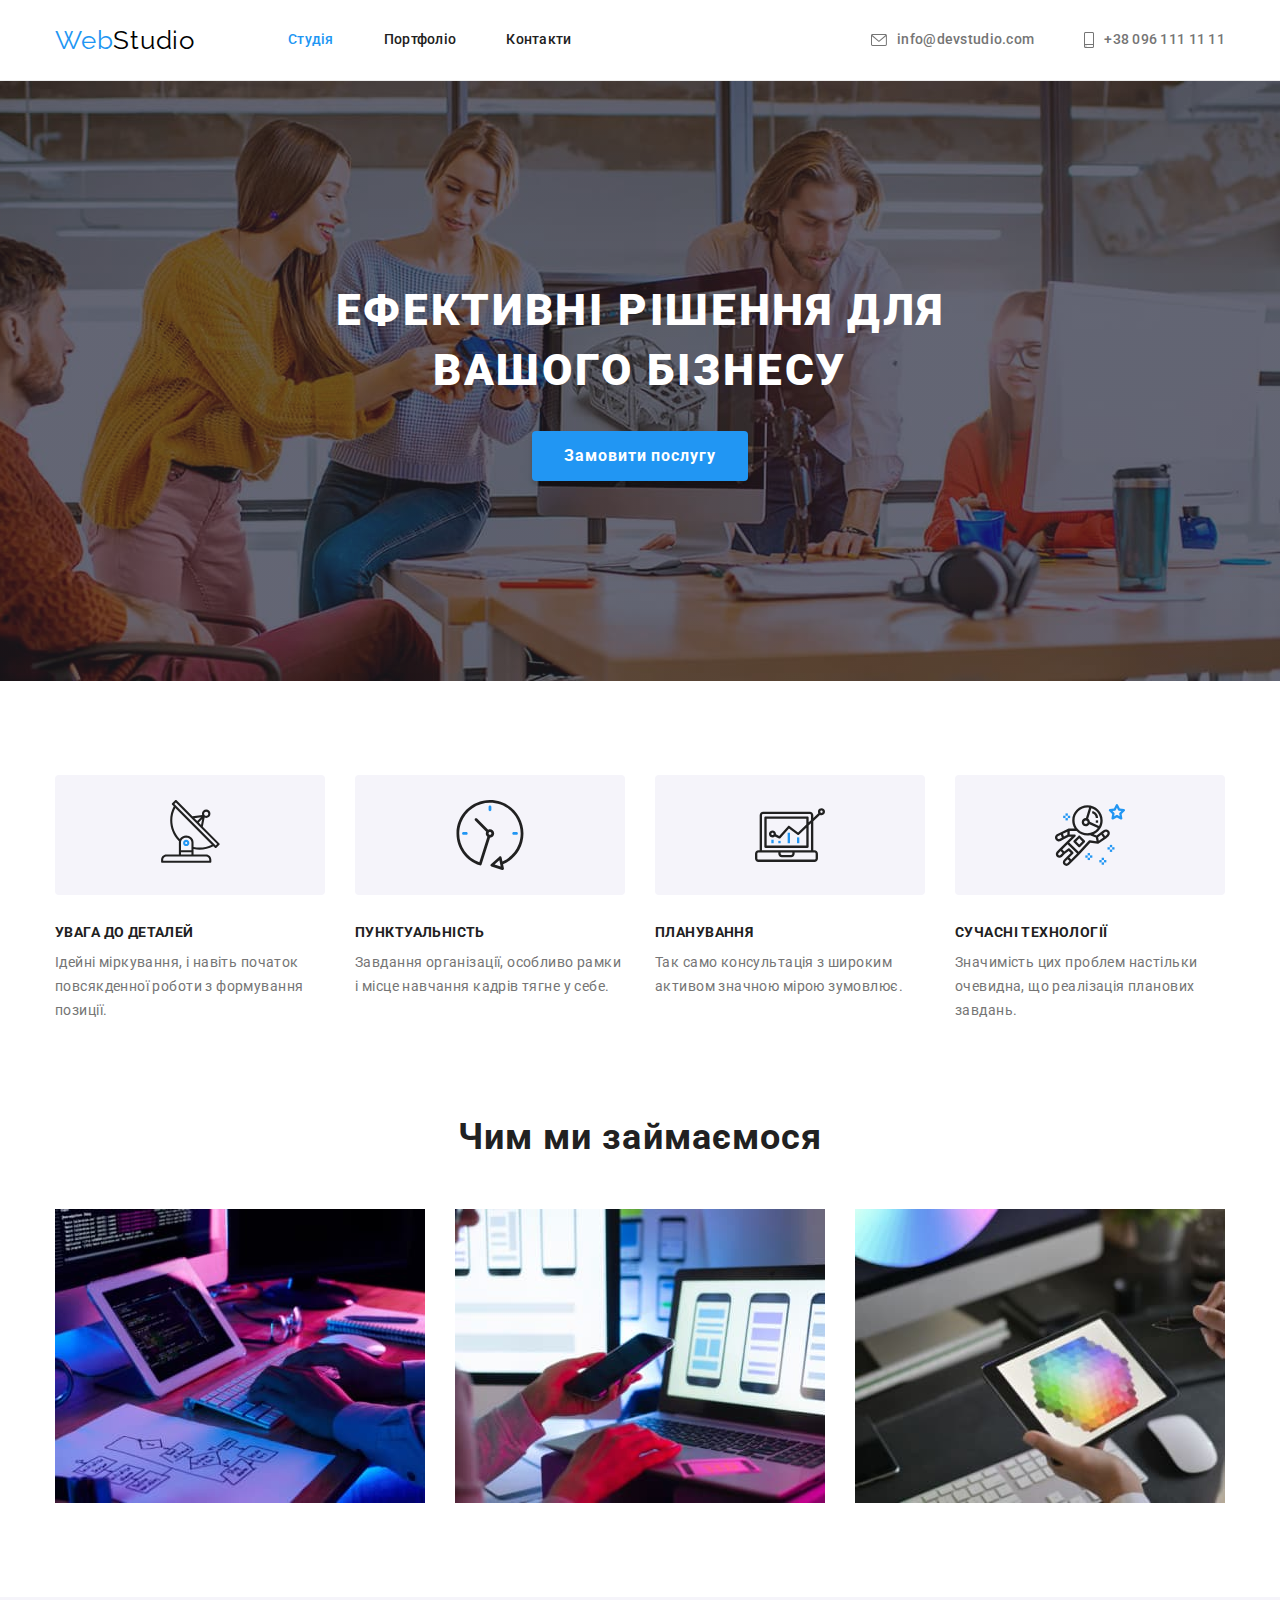
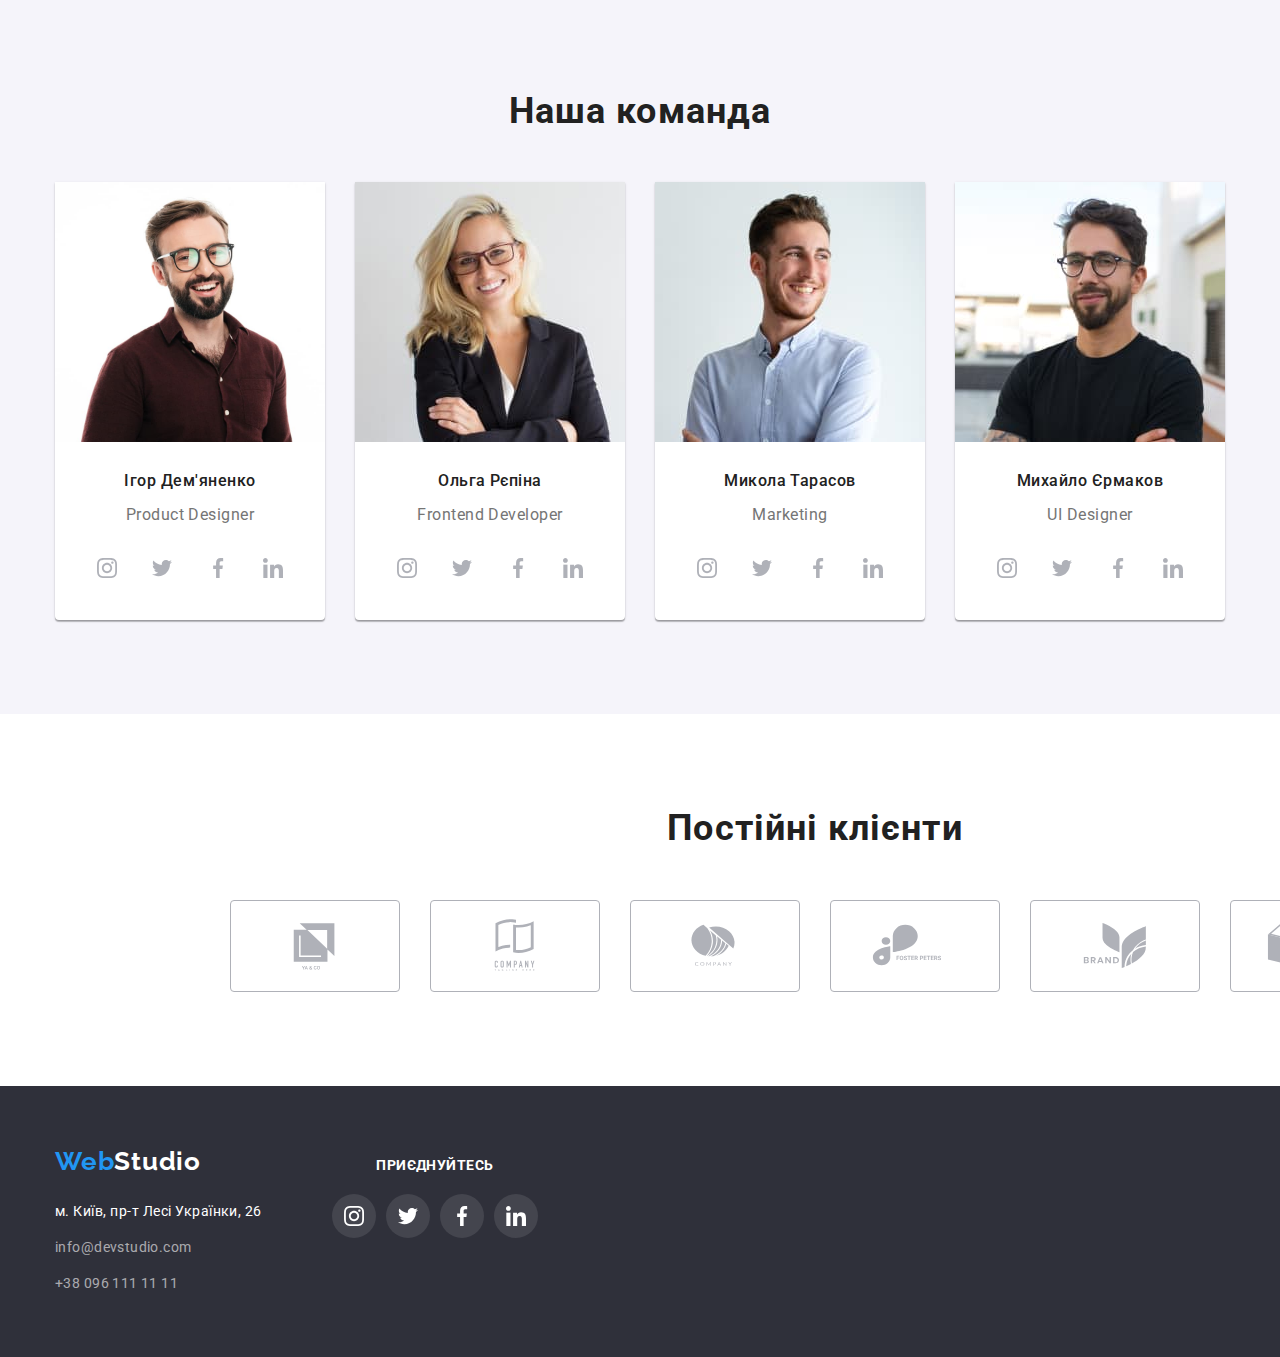
<file: index.html>
<!DOCTYPE html>
<html lang="uk">
  <head>
    <meta charset="UTF-8" />
    <meta http-equiv="X-UA-Compatible" content="IE=edge" />
    <meta name="viewport" content="width=device-width, initial-scale=1.0" />
    <title>Веб Студія</title>
    <link rel="preconnect" href="https://fonts.googleapis.com" />
    <link rel="preconnect" href="https://fonts.gstatic.com" />
    <link
      href="https://fonts.googleapis.com/css2?family=Raleway:wght@700&family=Roboto:wght@400;500;700;900&display=swap"
      rel="stylesheet"
    />
    <link
      rel="stylesheet"
      href="https://cdnjs.cloudflare.com/ajax/libs/modern-normalize/1.0.0/modern-normalize.min.css"
    />
    <link rel="stylesheet" href="./css/style.css" />
  </head>
  <body>
    <!--Шапка сайта-->

    <header class="page-header">
      <div class="container page-header-container">
        <nav class="page-navigation">
          <a href="./index.html" class="logo-main"> <span class="logoaccent">Web</span>Studio </a>

          <ul class="site-nav">
            <li class="site-item">
              <a href="" class="link current">Студія</a>
            </li>
            <li class="site-item">
              <a href="./portfolio.html" class="link">Портфоліо</a>
            </li>
            <li class="site-item">
              <a href="" class="link">Контакти</a>
            </li>
          </ul>
        </nav>

        <ul class="auth-nav list">
          <li class="auth-nav list header">
            <a href="mailto:info@devstudio.com" class="contacts-link link contact-email"
              ><svg class="header-envelope" width="16" height="12">
                <use href="./images/icons.svg/sprite.svg#envelope"></use>
              </svg>
              info@devstudio.com</a
            >
          </li>

          <li class="auth-nav list header">
            <a href="tel:+380961111111" class="contacts-link link">
              <svg class="header-envelope" width="10" height="16">
                <use href="./images/icons.svg/sprite.svg#smartphone"></use>
              </svg>
              +38 096 111 11 11</a
            >
          </li>
        </ul>
      </div>
    </header>

    <main>
      <section class="main-hero">
        <div class="container hero-container">
          <h1 class="hero">Ефективні рішення для вашого бізнесу</h1>
          <button type="button" class="button primary" data-modal-open>Замовити послугу</button>
        </div>
      </section>

      <section class="features section">
        <div class="container container-features">
          <h2 class="hidden">Наші переваги</h2>
          <ul class="features-listwrapper">
            <li class="list-features icon-delivery">
              <div class="features-icon">
                <svg class="icon-features-icon">
                  <use href="./images/icons.svg/sprite.svg#antenna"></use>
                </svg>
              </div>
              <h3 class="features-title">УВАГА ДО ДЕТАЛЕЙ</h3>
              <p class="features-text">
                Ідейні міркування, і навіть початок повсякденної роботи з формування позиції.
              </p>
            </li>
            <li class="list-features">
              <div class="features-icon">
                <svg class="icon-features-icon">
                  <use href="./images/icons.svg/sprite.svg#clock"></use>
                </svg>
              </div>
              <h3 class="features-title">ПУНКТУАЛЬНІСТЬ</h3>
              <p class="features-text">
                Завдання організації, особливо рамки і місце навчання кадрів тягне у себе.
              </p>
            </li>
            <li class="list-features">
              <div class="features-icon">
                <svg class="icon-features-icon">
                  <use href="./images/icons.svg/sprite.svg#diagram"></use>
                </svg>
              </div>
              <h3 class="features-title">ПЛАНУВАННЯ</h3>
              <p class="features-text">
                Так само консультація з широким активом значною мірою зумовлює.
              </p>
            </li>
            <li class="list-features">
              <div class="features-icon">
                <svg class="icon-features-icon">
                  <use href="./images/icons.svg/sprite.svg#astronaut"></use>
                </svg>
              </div>
              <h3 class="features-title">СУЧАСНІ ТЕХНОЛОГІЇ</h3>
              <p class="features-text">
                Значимість цих проблем настільки очевидна, що реалізація планових завдань.
              </p>
            </li>
          </ul>
        </div>
      </section>

      <!--Чим ми займаємося-->

      <section class="sphere section">
        <div class="container">
          <h2 class="sphere-title">Чим ми займаємося</h2>
          <ul class="sphere-pictures">
            <li>
              <img src="./images/project.jpg" alt="проджект" width="370" height="294" />
            </li>
            <li>
              <img src="./images/app.jpg" alt="застосунок" width="370" height="294" />
            </li>
            <li>
              <img src="./images/picture.jpg" alt="картинка" width="370" height="294" />
            </li>
          </ul>
        </div>
      </section>

      <!-- Команда-->
      <section class="team section">
        <div class="container">
          <h2 class="team-title">Наша команда</h2>
          <ul class="team-cards">
            <li class="team-card">
              <img
                src="images/ihorDemiyanenko.jpg"
                alt="Дизайнер продукта"
                width="270"
                height="260"
              />
              <div class="our-employees">
                <h3 class="team-list">Ігор Дем'яненко</h3>
                <p class="team-text" lang="en">Product Designer</p>
                <ul class="icon-team">
                  <li class="social-item">
                    <a class="social-link" href="">
                      <svg class="social-icon" width="20" height="20">
                        <use href="./images/icons.svg/sprite.svg#instagram"></use>
                      </svg>
                    </a>
                  </li>
                  <li class="social-item">
                    <a class="social-link" href="">
                      <svg class="social-icon" width="20" height="20">
                        <use href="./images/icons.svg/sprite.svg#twitter"></use>
                      </svg>
                    </a>
                  </li>
                  <li class="social-item">
                    <a class="social-link" href="">
                      <svg class="social-icon" width="20" height="20">
                        <use class="hallo" href="./images/icons.svg/sprite.svg#facebook"></use>
                      </svg>
                    </a>
                  </li>
                  <li class="social-item">
                    <a class="social-link" href="">
                      <svg class="social-icon" width="20" height="20">
                        <use href="./images/icons.svg/sprite.svg#linkedin"></use>
                      </svg>
                    </a>
                  </li>
                </ul>
              </div>
            </li>
            <li class="team-card">
              <img src="images/olgaRepina.jpg" alt="Фронтенд-розробник" width="270" height="260" />
              <div class="our-employees">
                <h3 class="team-list">Ольга Рєпіна</h3>
                <p class="team-text" lang="en">Frontend Developer</p>
                <ul class="icon-team">
                  <li class="social-item">
                    <a class="social-link" href="">
                      <svg class="social-icon" width="20" height="20">
                        <use href="./images/icons.svg/sprite.svg#instagram"></use>
                      </svg>
                    </a>
                  </li>
                  <li class="social-item">
                    <a class="social-link" href="">
                      <svg class="social-icon" width="20" height="20">
                        <use href="./images/icons.svg/sprite.svg#twitter"></use>
                      </svg>
                    </a>
                  </li>
                  <li class="social-item">
                    <a class="social-link" href="">
                      <svg class="social-icon" width="20" height="20">
                        <use href="./images/icons.svg/sprite.svg#facebook"></use>
                      </svg>
                    </a>
                  </li>
                  <li class="social-item">
                    <a class="social-link" href="">
                      <svg class="social-icon" width="20" height="20">
                        <use href="./images/icons.svg/sprite.svg#linkedin"></use>
                      </svg>
                    </a>
                  </li>
                </ul>
              </div>
            </li>
            <li class="team-card">
              <img src="images/nickoleTarasov.jpg" alt="Маркетинг" width="270" height="260" />
              <div class="our-employees">
                <h3 class="team-list">Микола Тарасов</h3>
                <p class="team-text" lang="en">Marketing</p>
                <ul class="icon-team">
                  <li class="social-item">
                    <a class="social-link" href="">
                      <svg class="social-icon" width="20" height="20">
                        <use href="./images/icons.svg/sprite.svg#instagram"></use>
                      </svg>
                    </a>
                  </li>
                  <li class="social-item">
                    <a class="social-link" href="">
                      <svg class="social-icon" width="20" height="20">
                        <use href="./images/icons.svg/sprite.svg#twitter"></use>
                      </svg>
                    </a>
                  </li>
                  <li class="social-item">
                    <a class="social-link" href="">
                      <svg class="social-icon" width="20" height="20">
                        <use href="./images/icons.svg/sprite.svg#facebook"></use>
                      </svg>
                    </a>
                  </li>
                  <li class="social-item">
                    <a class="social-link" href="">
                      <svg class="social-icon" width="20" height="20">
                        <use href="./images/icons.svg/sprite.svg#linkedin"></use>
                      </svg>
                    </a>
                  </li>
                </ul>
              </div>
            </li>
            <li class="team-card">
              <img src="images/michailoYermakov.jpg" alt="Дизайнер ІК" width="270" height="260" />
              <div class="our-employees">
                <h3 class="team-list">Михайло Єрмаков</h3>
                <p class="team-text" lang="en">UI Designer</p>
                <ul class="icon-team">
                  <li class="social-item">
                    <a class="social-link" href="">
                      <svg class="social-icon" width="20" height="20">
                        <use href="./images/icons.svg/sprite.svg#instagram"></use>
                      </svg>
                    </a>
                  </li>
                  <li class="social-item">
                    <a class="social-link" href="">
                      <svg class="social-icon" width="20" height="20">
                        <use href="./images/icons.svg/sprite.svg#twitter"></use>
                      </svg>
                    </a>
                  </li>
                  <li class="social-item">
                    <a class="social-link" href="">
                      <svg class="social-icon" width="20" height="20">
                        <use href="./images/icons.svg/sprite.svg#facebook"></use>
                      </svg>
                    </a>
                  </li>
                  <li class="social-item">
                    <a class="social-link" href="">
                      <svg class="social-icon" width="20" height="20">
                        <use href="./images/icons.svg/sprite.svg#linkedin"></use>
                      </svg>
                    </a>
                  </li>
                </ul>
              </div>
            </li>
          </ul>
        </div>
      </section>

      <!--CLIENTS-->

      <section class="clients">
        <div class="container">
          <h2 class="clients-title">Постійні клієнти</h2>
          <ul class="clients-list">
            <li class="clients-expample">
              <a class="clients-link" href="">
                <svg class="clients-svg">
                  <use class="clients-icon" href="./images/icons.svg/sprite.svg#ya"></use>
                </svg>
              </a>
            </li>
            <li class="clients-expample">
              <a class="clients-link" href="">
                <svg class="clients-svg">
                  <use class="clients-icon" href="./images/icons.svg/sprite.svg#tag"></use>
                </svg>
              </a>
            </li>
            <li class="clients-expample">
              <a class="clients-link" href="">
                <svg class="clients-svg">
                  <use class="clients-icon" href="./images/icons.svg/sprite.svg#company"></use>
                </svg>
              </a>
            </li>
            <li class="clients-expample">
              <a class="clients-link" href="">
                <svg class="clients-svg">
                  <use class="clients-icon" href="./images/icons.svg/sprite.svg#foster"></use>
                </svg>
              </a>
            </li>
            <li class="clients-expample">
              <a class="clients-link" href="">
                <svg class="clients-svg">
                  <use class="clients-icon" href="./images/icons.svg/sprite.svg#brand"></use>
                </svg>
              </a>
            </li>
            <li class="clients-expample">
              <a class="clients-link" href="">
                <svg class="clients-svg">
                  <use class="clients-icon" href="./images/icons.svg/sprite.svg#line"></use>
                </svg>
              </a>
            </li>
          </ul>
        </div>
      </section>
    </main>

    <!-- Footer -->

    <footer class="footer">
      <div class="container footer-container">
        <div class="footer-addres-list">
          <a href="./index.html" class="logo-footer"> <span class="logoaccent">Web</span>Studio </a>
          <address class="address">
            <ul>
              <li class="address-list">
                <a
                  class="contacts-address address-footer-link"
                  href="https://www.google.com/maps/place/Lesi+Ukrainky+Blvd,+26,+Kyiv,+Ukraine,+02000/@50.4265841,30.5361971,17z/data=!3m1!4b1!4m5!3m4!1s0x40d4cf0e033ecbe9:0x57a4dffefec77da0!8m2!3d50.4265807!4d30.5383858"
                  target="_blank"
                  >м. Київ, пр-т Лесі Українки, 26</a
                >
              </li>

              <li class="address-list">
                <a href="mailto:info@devstudio.com" class="contacts address-footer-link"
                  >info@devstudio.com</a
                >
              </li>
              <li class="address-list">
                <a href="tel:+38096111111" class="contacts address-footer-link"
                  >+38 096 111 11 11</a
                >
              </li>
            </ul>
          </address>
        </div>
        <div>
          <p class="footer-icon-title">ПРИЄДНУЙТЕСЬ</p>
          <ul class="footer-social-list">
            <li class="footer-social-icon">
              <a class="footer-link-icon" href="">
                <svg class="footer-icon" width="20" height="20">
                  <use class="" href="./images/icons.svg/sprite.svg#instagram"></use>
                </svg>
              </a>
            </li>
            <li class="footer-social-icon">
              <a class="footer-link-icon" href="">
                <svg class="footer-icon" width="20" height="20">
                  <use class="" href="./images/icons.svg/sprite.svg#twitter"></use>
                </svg>
              </a>
            </li>
            <li class="footer-social-icon">
              <a class="footer-link-icon" href="">
                <svg class="footer-icon" width="20" height="20">
                  <use class="" href="./images/icons.svg/sprite.svg#facebook"></use>
                </svg>
              </a>
            </li>
            <li class="footer-social-icon">
              <a class="footer-link-icon" href="">
                <svg class="footer-icon" width="20" height="20">
                  <use class="" href="./images/icons.svg/sprite.svg#linkedin"></use>
                </svg>
              </a>
            </li>
          </ul>
        </div>
      </div>
    </footer>
    <div class="backdrop is-hidden" data-modal>
      <div class="modal">
        <button class="button-close" data-modal-close>
          <svg class="button-close-icon">
            <use class="cross" href="./images/icons.svg/sprite.svg#button"></use>
          </svg>
        </button>
      </div>
    </div>
    <script src="./modal.js"></script>
  </body>
</html>
</file>
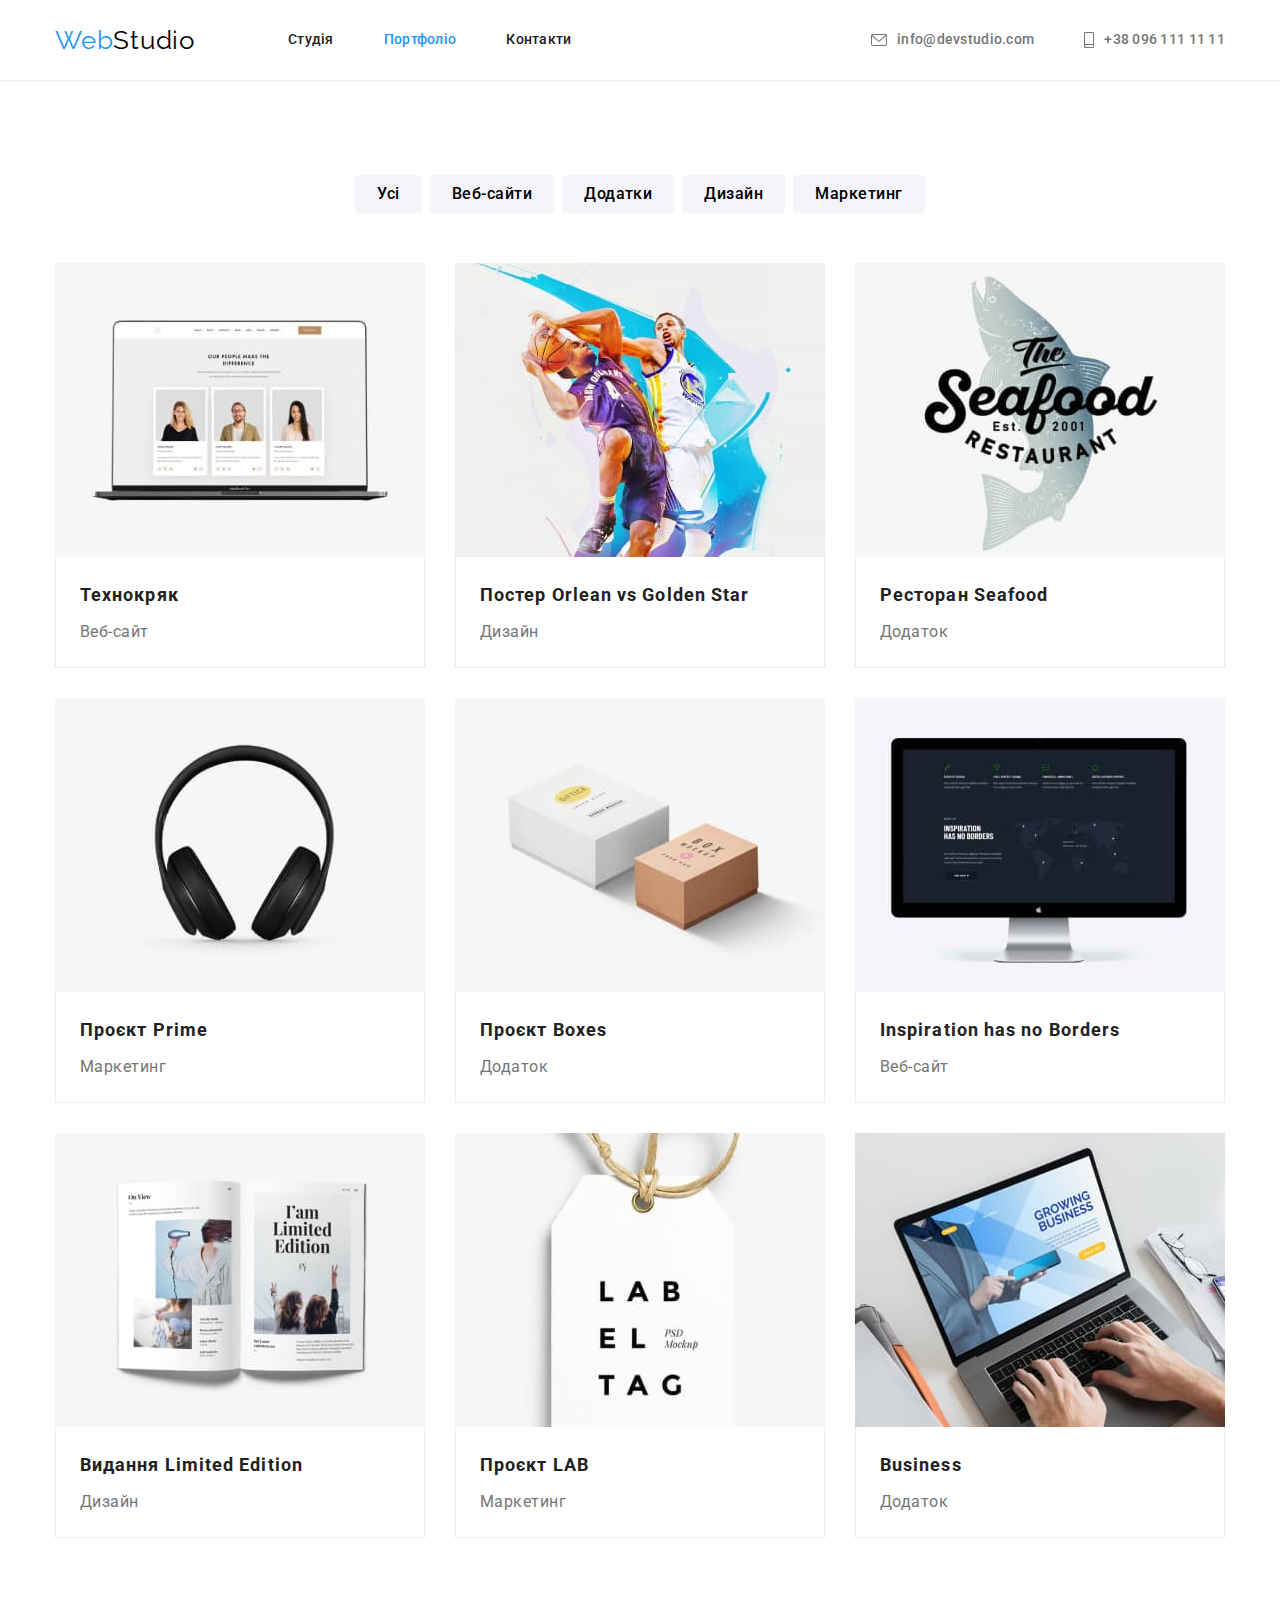
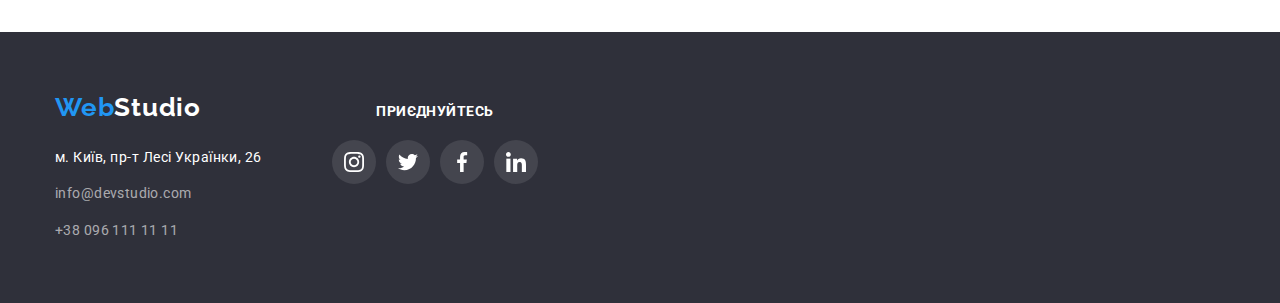
<file: portfolio.html>
<!DOCTYPE html>
<html lang="uk">
  <head>
    <meta charset="UTF-8" />
    <meta http-equiv="X-UA-Compatible" content="IE=edge" />
    <meta name="viewport" content="width=device-width, initial-scale=1.0" />
    <title>Портфоліо</title>
    <link rel="preconnect" href="https://fonts.googleapis.com" />
    <link rel="preconnect" href="https://fonts.gstatic.com" />
    <link
      href="https://fonts.googleapis.com/css2?family=Raleway:wght@700&family=Roboto:wght@400;500;700;900&display=swap"
      rel="stylesheet"
    />
    <link
      rel="stylesheet"
      href="https://cdnjs.cloudflare.com/ajax/libs/modern-normalize/1.0.0/modern-normalize.min.css"
    />
    <link rel="stylesheet" href="./css/style.css" />
  </head>

  <body class="page">
    <!--Шапка сайта-->

    <header class="page-header">
      <div class="container page-header-container">
        <nav class="page-navigation">
          <a href="./index.html" class="logo-main"> <span class="logoaccent">Web</span>Studio </a>

          <ul class="site-nav">
            <li class="site-item">
              <a href="./index.html" class="link">Студія</a>
            </li>
            <li class="site-item">
              <a href="./portfolio.html" class="link current">Портфоліо</a>
            </li>
            <li class="site-item">
              <a href="" class="link">Контакти</a>
            </li>
          </ul>
        </nav>

        <ul class="auth-nav list">
          <li class="auth-nav list header">
            <a href="mailto:info@devstudio.com" class="contacts-link link contact-email"
              ><svg class="header-envelope" width="16" height="12">
                <use href="./images/icons.svg/sprite.svg#envelope"></use>
              </svg>
              info@devstudio.com</a
            >
          </li>

          <li class="auth-nav list header">
            <a href="tel:+380961111111" class="contacts-link link">
              <svg class="header-envelope" width="10" height="16">
                <use href="./images/icons.svg/sprite.svg#smartphone"></use>
              </svg>
              +38 096 111 11 11</a
            >
          </li>
        </ul>
      </div>
    </header>

    <!--Portfolio-->

    <main class="portfolio-main">
      <section class="portfolio-main-section section">
        <div class="container">
          <h1 class="hidden">Portfolio</h1>
          <ul class="portfolio-filter">
            <li class="portfolio-filter-button">
              <button type="button" class="button-primary">Усі</button>
            </li>
            <li class="portfolio-filter-button">
              <button type="button" class="button-primary">Веб-сайти</button>
            </li>
            <li class="portfolio-filter-button">
              <button type="button" class="button-primary">Додатки</button>
            </li>
            <li class="portfolio-filter-button">
              <button type="button" class="button-primary">Дизайн</button>
            </li>
            <li class="portfolio-filter-button">
              <button type="button" class="button-primary">Маркетинг</button>
            </li>
          </ul>
          <ul class="work">
            <li class="work-portfolio">
              <a class="work-link" href="#">
                <img
                  class="work-list-pictures"
                  src="./images/techno.jpg"
                  alt="Технокряк"
                  width="370"
                  height="294"
                />
                <div class="work-list-portfolio">
                  <h2 class="work-list">Технокряк</h2>
                  <p class="work-text">Веб-сайт</p>
                </div>
              </a>
            </li>

            <li class="work-portfolio">
              <a class="work-link" href="">
                <img
                  class="work-list-pictures"
                  src="./images/newOrlean.jpg"
                  alt="Постер Новий Орлеан проти Голден Стар"
                  width="370"
                  height="294"
                />
                <div class="work-list-portfolio">
                  <h2 class="work-list">Постер <span lang="en">Orlean vs Golden Star</span></h2>
                  <p class="work-text">Дизайн</p>
                </div>
              </a>
            </li>

            <li class="work-portfolio">
              <a class="work-link" href="">
                <img
                  class="work-list-pictures"
                  src="./images/seafood.jpg"
                  alt="Ресторан Морепродукти"
                  width="370"
                  height="294"
                />
                <div class="work-list-portfolio">
                  <h2 class="work-list">Ресторан <span lang="en">Seafood</span></h2>
                  <p class="work-text">Додаток</p>
                </div>
              </a>
            </li>

            <li class="work-portfolio">
              <a class="work-link" href="">
                <img
                  class="work-list-pictures"
                  src="./images/prime.jpg"
                  alt="Проєкт Прем'єр"
                  width="370"
                  height="294"
                />
                <div class="work-list-portfolio">
                  <h2 class="work-list">Проєкт <span lang="en">Prime</span></h2>
                  <p class="work-text">Маркетинг</p>
                </div>
              </a>
            </li>
            <li class="work-portfolio">
              <a class="work-link" href="">
                <img
                  class="work-list-pictures"
                  src="./images/boxes.jpg"
                  alt="Проєкт Коробки"
                  width="370"
                  height="294"
                />
                <div class="work-list-portfolio">
                  <h2 class="work-list">Проєкт <span lang="en">Boxes</span></h2>
                  <p class="work-text">Додаток</p>
                </div>
              </a>
            </li>

            <li class="work-portfolio">
              <a class="work-link" href="">
                <img
                  class="work-list-pictures"
                  src="./images/inspiration.jpg"
                  alt="Натхнення не має кордонів"
                  width="370"
                  height="294"
                />
                <div class="work-list-portfolio">
                  <h2 class="work-list">
                    <span lang="en">Inspiration has no Borders</span>
                  </h2>
                  <p class="work-text">Веб-сайт</p>
                </div>
              </a>
            </li>

            <li class="work-portfolio">
              <a class="work-link" href="">
                <img
                  class="work-list-pictures"
                  src="./images/limited.jpg"
                  alt="Видання Обмежене видання"
                  width="370"
                  height="294"
                />
                <div class="work-list-portfolio">
                  <h2 class="work-list">Видання <span lang="en">Limited Edition</span></h2>
                  <p class="work-text">Дизайн</p>
                </div>
              </a>
            </li>

            <li class="work-portfolio">
              <a class="work-link" href="">
                <img
                  class="work-list-pictures"
                  src="./images/lab.jpg"
                  alt="Проєкт ЛАБ"
                  width="370"
                  height="294"
                />
                <div class="work-list-portfolio">
                  <h2 class="work-list">Проєкт <span lang="en">LAB</span></h2>
                  <p class="work-text">Маркетинг</p>
                </div>
              </a>
            </li>

            <li class="work-portfolio">
              <a class="work-link" href="">
                <img
                  class="work-list-pictures"
                  src="./images/growing.jpg"
                  alt="Зростаючий бізнес"
                  width="370"
                  height="294"
                />
                <div class="work-list-portfolio">
                  <h2 class="work-list"><span lang="en">Business</span></h2>
                  <p class="work-text">Додаток</p>
                </div>
              </a>
            </li>
          </ul>
        </div>
      </section>
    </main>

    <!--Footer-->

    <footer class="footer">
      <div class="container footer-container">
        <div class="footer-addres-list">
          <a href="./index.html" class="logo-footer"> <span class="logoaccent">Web</span>Studio </a>
          <address class="address">
            <ul>
              <li class="address-list">
                <a
                  class="contacts-address address-footer-link"
                  href="https://www.google.com/maps/place/Lesi+Ukrainky+Blvd,+26,+Kyiv,+Ukraine,+02000/@50.4265841,30.5361971,17z/data=!3m1!4b1!4m5!3m4!1s0x40d4cf0e033ecbe9:0x57a4dffefec77da0!8m2!3d50.4265807!4d30.5383858"
                  target="_blank"
                  >м. Київ, пр-т Лесі Українки, 26</a
                >
              </li>

              <li class="address-list">
                <a href="mailto:info@devstudio.com" class="contacts address-footer-link"
                  >info@devstudio.com</a
                >
              </li>
              <li class="address-list">
                <a href="tel:+38096111111" class="contacts address-footer-link"
                  >+38 096 111 11 11</a
                >
              </li>
            </ul>
          </address>
        </div>
        <div>
          <p class="footer-icon-title">ПРИЄДНУЙТЕСЬ</p>
          <ul class="footer-social-list">
            <li class="footer-social-icon">
              <a class="footer-link-icon" href="">
                <svg class="footer-icon" width="20" height="20">
                  <use class="" href="./images/icons.svg/sprite.svg#instagram"></use>
                </svg>
              </a>
            </li>
            <li class="footer-social-icon">
              <a class="footer-link-icon" href="">
                <svg class="footer-icon" width="20" height="20">
                  <use class="" href="./images/icons.svg/sprite.svg#twitter"></use>
                </svg>
              </a>
            </li>
            <li class="footer-social-icon">
              <a class="footer-link-icon" href="">
                <svg class="footer-icon" width="20" height="20">
                  <use class="" href="./images/icons.svg/sprite.svg#facebook"></use>
                </svg>
              </a>
            </li>
            <li class="footer-social-icon">
              <a class="footer-link-icon" href="">
                <svg class="footer-icon" width="20" height="20">
                  <use class="" href="./images/icons.svg/sprite.svg#linkedin"></use>
                </svg>
              </a>
            </li>
          </ul>
        </div>
      </div>
    </footer>
  </body>
</html>
</file>
<file: css/style.css>
:root {
  --primary-tex-color: #757575;
  --title-tex-color: #212121;
  --accent-color: #2196f3;
  --white-color: #ffffff;
}

h1,
h2,
h3,
p {
  margin-top: 0;
  margin-bottom: 0;
}

ul,
ol {
  list-style: none;
  margin-top: 0px;
  margin-bottom: 0;
  padding-left: 0;
}

img {
  display: block;
}

body {
  background-color: #ffffff;
  color: var(--primary-tex-color);
  font-family: 'Roboto', sans-serif;
  letter-spacing: 0.03em;
  line-height: 1.71;
  /* margin: 0 200px; */
}

/* components  */

.section {
  padding-top: 94px;
  padding-bottom: 94px;
}

.container {
  width: 1200px;
  margin: 0 auto;
  padding-left: 15px;
  padding-right: 15px;
}

/* header */

.main-hero {
  box-sizing: border-box;
  margin: 0 auto;
  max-width: 1600px;
  height: 600px;
  background-repeat: no-repeat;
  background-position: center;
  background-size: cover;
  background-color: #c4c4c4;
  background-image: linear-gradient(rgba(47, 48, 58, 0.4), rgba(47, 48, 58, 0.4)),
    url('../images/fotohero.jpg');
}

.site-nav {
  display: flex;
  margin-left: 93px;
  align-items: center;
}

.site-item:not(:last-child) {
  margin-right: 50px;
}

.link {
  display: block;
  padding-top: 32px;
  padding-bottom: 32px;
}

.auth-nav {
  display: flex;
}

.social-icon-header {
  display: flex;
  justify-content: center;
  align-items: center;
  width: 16px;
  height: 12px;
  border-radius: 100%;
  margin-right: 10px;
}

.page-header {
  border-bottom: 1px solid #ececec;
}

.page-header-container {
  display: flex;
  align-items: center;
  height: 100%;
  justify-content: space-between;
}

.page-navigation {
  display: flex;
  align-items: center;
}

.logo-main {
  color: #000000;
  font-family: 'Raleway';
  font-size: 26px;
  text-decoration: none;
  letter-spacing: 0.03em;
}

.logoaccent {
  color: var(--accent-color);
}

.specific.logo {
  color: var(--white-color);
}

ul {
  list-style: none;
  margin: 0;
  padding: 0;
}

/* Site-nav */

.site-nav a {
  font-family: 'Roboto';
  font-style: normal;
}

.site-nav .link.current {
  color: var(--accent-color);
}

.site-nav .link {
  color: #212121;
  font-weight: 500;
  font-size: 14px;
  line-height: 1.14;
  letter-spacing: 0.02em;
  text-decoration: none;
  transition: background-color 250ms cubic-bezier(0.4, 0, 0.2, 1);
}

.site-nav .link:hover,
.site-nav .link:focus {
  color: var(--accent-color);
}

/* Auth-nav */

.auth-nav.list {
  font-family: 'Roboto';
  font-style: normal;
  font-weight: 500;
  font-size: 14px;
  line-height: 1.14;
  letter-spacing: 0.02em;
  display: flex;
  align-items: center;
}

.auth-nav:first-child {
  margin-right: 50px;
}

.contacts-link {
  display: flex;
  align-items: center;
  transition: transform 250ms cubic-bezier(0.4, 0, 0.2, 1);
}

.contacts-link:hover,
.contacts-link:focus {
  color: var(--accent-color);
}

.contacts-address {
  color: var(--white-color);
  text-decoration: none;
  transition: transform 250ms cubic-bezier(0.4, 0, 0.2, 1);
}

.contacts-address:hover,
.contacts-address:focus {
  color: var(--accent-color);
}

/* Hero */

.hidden {
  position: absolute;
  width: 1px;
  height: 1px;
  margin: -1px;
  border: 0;
  padding: 0;

  white-space: nowrap;
  clip-path: inset(100%);
  clip: rect(0 0 0 0);
  overflow: hidden;
}

.hero-container {
  display: flex;
  flex-direction: column;
  align-items: center;
}
.main-hero {
  padding-top: 200px;
  padding-bottom: 200px;
}

.main-hero-inner-wrapper {
  display: flex;
  justify-content: center;
  align-items: center;
  flex-direction: column;
  height: 100%;
}

.hero {
  color: var(--white-color);
  font-weight: 900;
  font-size: 44px;
  line-height: 1.36;
  text-align: center;
  letter-spacing: 0.06em;
  text-transform: uppercase;
  max-width: 696px;
  margin-bottom: 30px;
}

/* Feautures */

.features-listwrapper {
  display: flex;
}

.list-features {
  width: 270px;
}

.list-features:not(:last-child) {
  margin-right: 30px;
}

.features-icon {
  width: 270px;
  height: 120px;
  display: flex;
  align-items: center;
  justify-content: center;
  background-color: #f5f4fa;
  border-radius: 4px;
  margin-bottom: 30px;
}

.icon-features-icon {
  width: 70px;
  height: 70px;
}

.features-title {
  color: #212121;
  font-size: 14px;
  line-height: 1.14;
  text-transform: uppercase;
  letter-spacing: 0.03em;
  margin-bottom: 10px;
}

.features-text {
  color: var(--primary-tex-color);
  font-weight: 400;
  width: 270px;
  font-size: 14px;
  line-height: 1.71;
  letter-spacing: 0.03em;
}

/* Example */

.sphere {
  padding-top: 0;
}

.sphere-pictures {
  display: flex;
  justify-content: space-between;
}

.sphere-title {
  color: var(--title-tex-color);
  font-size: 36px;
  line-height: 1.16;
  text-align: center;
  letter-spacing: 0.03em;
  margin-bottom: 50px;
}

/* Team */

.team {
  background: #f5f4fa;
}

.team-cards {
  display: flex;
  gap: 30px;
}

.team-card {
  background-color: #ffffff;
  border-radius: 0px 0px 4px 4px;
  box-shadow: 0px 1px 3px rgba(0, 0, 0, 0.12), 0px 1px 1px rgba(0, 0, 0, 0.14),
    0px 2px 1px rgba(0, 0, 0, 0.2);
}

.team-card {
  flex-basis: calc((100% - 30px * 3) / 4);
}

.our-employees {
  padding-left: 30px;
  padding-right: 30px;
  padding: 30px;
}
.team-text {
  font-size: 16px;
  line-height: 1.8;
  text-align: center;
  letter-spacing: 0.03em;
}

.icon-team {
  display: flex;
  justify-content: space-between;
  margin-top: 16px;
  gap: 10px;
  /* padding: 0 32px; */
}

.social-item {
  display: flex;
  justify-content: center;
  align-items: center;
  /* flex-basis: calc((100% - 10px * 4) / 4); */
}

.social-link {
  display: flex;
  align-items: center;
  justify-content: center;
  width: 44px;
  height: 44px;

  background-color: #ffffff;

  border-radius: 100%;

  transition: transform 250ms cubic-bezier(0.4, 0, 0.2, 1);
}

.social-link:hover,
.social-link:focus {
  background-color: var(--accent-color);
}

.social-link:hover .social-icon,
.social-link:focus .social-icon {
  fill: white;
}

.social-icon {
  fill: #afb1b8;
}

.team-title {
  color: var(--title-tex-color);
  font-size: 36px;
  line-height: 1.16;
  text-align: center;
  letter-spacing: 0.03em;
  margin-bottom: 50px;
}

.team-list {
  color: var(--title-tex-color);
  font-weight: 500;
  font-size: 16px;
  line-height: 1.18;
  text-align: center;
  letter-spacing: 0.03em;
  margin-bottom: 10px;
}

/* Button */

.button.primary {
  color: var(--white-color);
  background-color: var(--accent-color);
  padding: 10px 32px;
  font-weight: 700;
  font-size: 16px;
  line-height: 30px;
  letter-spacing: 0.06em;
  cursor: pointer;
  box-shadow: 0px 4px 4px rgba(0, 0, 0, 0.15);
  border-radius: 4px;
  border: none;

  transition: transform 250ms cubic-bezier(0.4, 0, 0.2, 1);
}

.button.primary:hover,
.button.primary:focus {
  background-color: #188ce8;
}

.clients {
  padding: 94px 215px;
}

.clients-link {
  width: 100%;
  height: 100%;
  border: 1px solid #afb1b8;
  display: flex;
  align-items: center;
  justify-content: center;
  border-radius: 4px;
}

.clients-svg {
  width: 106px;
  height: 60px;
  fill: #afb1b8;
}

.clients-title {
  font-weight: 700;
  font-size: 36px;
  line-height: 1.16;
  text-align: center;
  letter-spacing: 0.03em;
  color: var(--title-tex-color);
  margin-bottom: 50px;
}

.clients-list {
  justify-content: center;
  gap: 30px;
  transition: transform 250ms cubic-bezier(0.4, 0, 0.2, 1);
}

.clients-list {
  display: flex;
}

.clients-link:hover .clients-svg,
.clients-link:focus .hover-svg {
  fill: var(--accent-color);
}

.clients-link:hover,
.clients-link:focus {
  border: 1px solid var(--accent-color);
}

.clients-expample {
  width: 170px;
  height: 92px;
}

/* Footer */

.footer-container {
  display: flex;
  align-items: baseline;
}

.footer-addres-list {
  margin-right: 70px;
}

.footer {
  padding: 60px 0;
}

.logo-footer {
  display: inline-block;
  margin-bottom: 20px;
}

.address-list:not(:last-child) {
  margin-bottom: 9px;
}

.address-footer-link {
  font-size: 14px;
}

.logo-footer {
  color: var(--white-color);
  font-family: 'Raleway';
  font-style: normal;
  font-weight: 700;
  font-size: 26px;
  line-height: 31px;
  letter-spacing: 0.03em;
  text-decoration: none;
}

.footer {
  background-color: #2f303a;
}

.address {
  font-style: normal;
  transition: transform 250ms cubic-bezier(0.4, 0, 0.2, 1);
}

.address:hover,
.address:focus {
  color: var(--accent-color);
}

.contacts {
  color: rgba(255, 255, 255, 0.6);
  text-decoration: none;
  letter-spacing: 0.03em;
  transition: transform 250ms cubic-bezier(0.4, 0, 0.2, 1);
}

.contacts:hover,
.contacts:focus {
  color: var(--accent-color);
}

.footer-social-list {
  display: flex;
  justify-content: space-between;
  align-items: center;
  /* width: 206px;
  height: 44px; */
  border-radius: 100%;
  gap: 10px;
}

.footer-social-icon {
  display: flex;
  justify-content: center;
  align-items: center;
  width: 44px;
  height: 44px;
  transition: transform 250ms cubic-bezier(0.4, 0, 0.2, 1);
}

.footer-link-icon:focus,
.footer-link-icon:hover {
  background-color: var(--accent-color);
}

.footer-link-icon {
  display: flex;
  align-items: center;
  justify-content: center;
  width: 44px;
  height: 44px;
  background-color: rgba(255, 255, 255, 0.1);
  border-radius: 100%;
}

.footer-icon-title {
  font-weight: 700;
  font-size: 14px;
  line-height: 1.14;
  letter-spacing: 0.03em;
  text-transform: uppercase;
  color: var(--white-color);
}

.footer-icon-title {
  margin-bottom: 20px;
  text-align: center;
}

.footer-icon {
  fill: var(--white-color);
}

/* Portfolio */

/* Portfolio Main */

.portfolio-filter {
  display: flex;
  justify-content: center;
  margin-bottom: 50px;
  gap: 8px;
}

.portfolio-filter-button {
  background: #ffffff;
  transition: transform 250ms cubic-bezier(0.4, 0, 0.2, 1);
}

.portfolio-filter-button:hover,
.portfolio-filter-button:focus {
  box-shadow: 0px 3px 1px rgba(0, 0, 0, 0.1), 0px 1px 2px rgba(0, 0, 0, 0.08),
    0px 2px 2px rgba(0, 0, 0, 0.12);
}

.work {
  display: flex;
  flex-wrap: wrap;
  gap: 30px;
}

.work-list-portfolio {
  padding: 20px 24px;
  border-right: 1px solid #eeeeee;
  border-bottom: 1px solid #eeeeee;
  border-left: 1px solid #eeeeee;
}

.work-portfolio {
  flex-basis: calc((100% - 30px * 2) / 3);
  transition: transform 250ms cubic-bezier(0.4, 0, 0.2, 1);
}

.work-portfolio:hover {
  box-shadow: 0px 1px 1px rgba(0, 0, 0, 0.12), 0px 4px 4px rgba(0, 0, 0, 0.06),
    1px 4px 6px rgba(0, 0, 0, 0.16);
}

.auth-nav.list a {
  color: var(--primary-tex-color);
  font-family: 'Roboto';
  font-style: normal;
  font-weight: 500;
  font-size: 14px;
  line-height: 1.14;
  letter-spacing: 0.02em;
  text-decoration: none;
  gap: 10px;
  transition: transform 250ms cubic-bezier(0.4, 0, 0.2, 1);
}

.auth-nav.list a:hover,
.auth-nav.list a:focus {
  color: var(--accent-color);
}

.header-icon {
  display: flex;
  justify-content: center;
}

.header-envelope {
  fill: currentColor;
}

.button-primary {
  background-color: #f5f4fa;
  font-weight: 500;
  font-size: 16px;
  line-height: 1.62;
  text-align: center;
  cursor: pointer;
  letter-spacing: 0.03em;
  padding: 6px 22px;
  border-radius: 4px;
  border: none;
  transition: transform 250ms cubic-bezier(0.4, 0, 0.2, 1);
}

.button-primary:hover,
.button-primary:focus {
  color: var(--white-color);
  background-color: var(--accent-color);
}

/* Work */

.work-link {
  text-decoration: none;
}

.work-list {
  color: var(--title-tex-color);
  font-size: 18px;
  line-height: 2;
  letter-spacing: 0.06em;
  margin-bottom: 4px;
}

.work-text {
  color: var(--primary-tex-color);
  font-size: 16px;
  line-height: 30px;
  letter-spacing: 0.03em;
}

.portfolio-footer {
  font-style: normal;
}

/* BACKDROP */

.backdrop {
  position: fixed;
  top: 0%;
  left: 0;
  width: 100%;
  height: 100%;
  background-color: rgba(0, 0, 0, 0.2);
}

.backdrop.is-hidden {
  opacity: 0;
  pointer-events: none;
  visibility: hidden;
}

.modal {
  position: absolute;
  top: 50%;
  left: 50%;
  width: 528px;
  height: 581px;
  transform: translate(-50%, -50%) scale(1);

  background-color: var(--white-color);

  transition: transform 250ms cubic-bezier(0.4, 0, 0.2, 1);
}

.button-close-icon {
  width: 11px;
  height: 11px;
}

.button-close {
  position: absolute;
  right: 8px;
  top: 8px;
  width: 30px;
  height: 30px;
  background: #ffffff;
  border: 1px solid rgba(0, 0, 0, 0.1);
  border-radius: 100%;
}

.cross {
  background: #000000;
}
</file>
